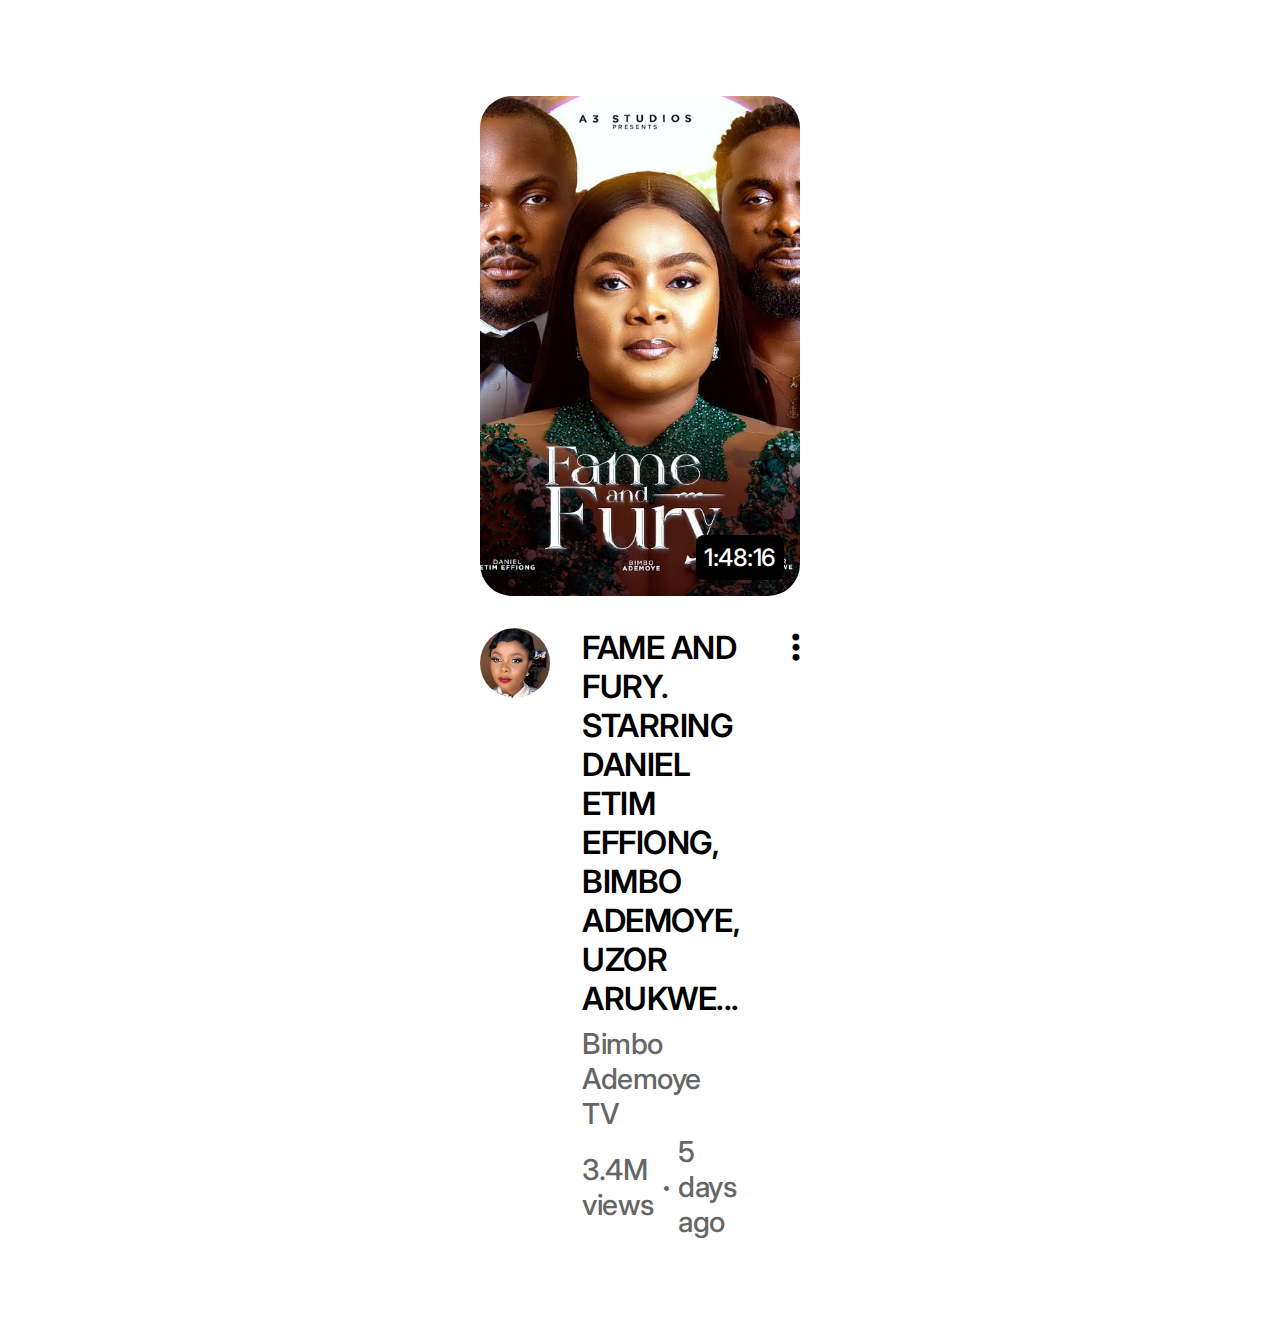
<file: index.html>
<!DOCTYPE html>
<html lang="en">
<head>
    <meta charset="UTF-8">
    <meta name="viewport" content="width=device-width, initial-scale=1.0">
    <title>Document</title>
    <link rel="stylesheet" href="./style.css" />
    <link
      rel="stylesheet"
      href="https://cdnjs.cloudflare.com/ajax/libs/font-awesome/6.6.0/css/all.min.css"
    />
</head>
<body>
    
    <div class="card-container">
        <div class="thumbnail-container">
            <p>1:48:16</p>
        </div>

        <div class="info-container">
            <div class="image-container"><img src="profile-img.jpg" alt=""></div>

            <div class="details-container">

                <div class="movie-title-container">
                    <h1>FAME AND FURY. STARRING DANIEL ETIM EFFIONG, BIMBO ADEMOYE, UZOR ARUKWE...</h1>
                </div>

                <div class="brand-view-time-container">
                    <div class="brand-name-container"><p>Bimbo Ademoye TV</p></div>

                    <div class="views-dot-time-container">
                        <div class="views-container">
                            <p>3.4M views</p>
                        </div>

                        <div class="dot-container">
                            •
                        </div>

                        <div class="time-container">
                            <p>5 days ago</p>
                        </div>
                        
                    </div>
                </div>


            </div>
            
            <div class="kebab-container"><i class="fa-solid fa-ellipsis-vertical"></i></div>
        </div>
    </div>

</body>
</html>
</file>
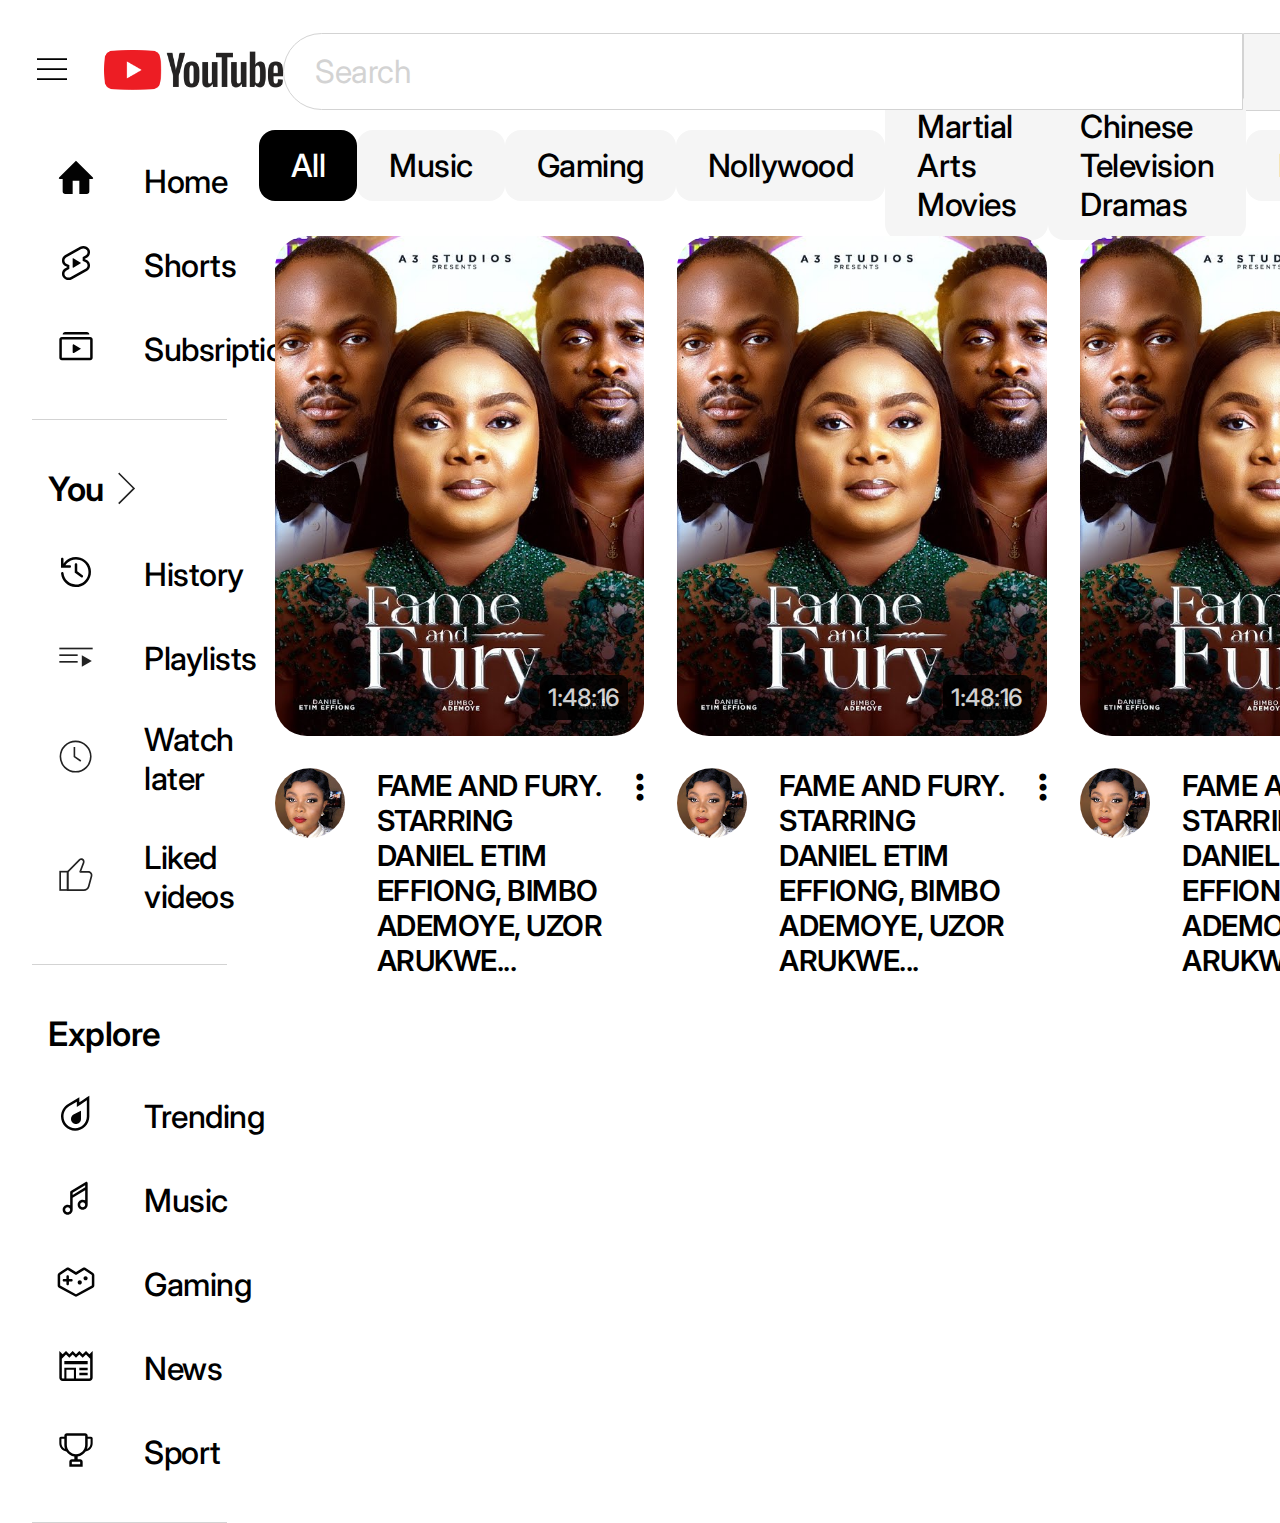
<file: youtube.html>
<!DOCTYPE html>
<html lang="en">
<head>
    <meta charset="UTF-8">
    <meta name="viewport" content="width=device-width, initial-scale=1.0">
    <title>Youtube UI</title>
    <link rel="stylesheet" href="./youtube.css" />
    <link
      rel="stylesheet"
      href="https://cdnjs.cloudflare.com/ajax/libs/font-awesome/6.6.0/css/all.min.css"
    />
    <link href="https://fonts.googleapis.com/css2?family=Material+Symbols+Outlined" rel="stylesheet" />
</head>
<body>
    
    <div class="main-container">

        <div class="top-container">
            <div class="left-container">
                <div class="icon-container">
                    <img src="./icons/hamburger.svg" alt="">
                </div>
                <div class="logo-container"><img src="Logo.svg.png" height="40px"></div>
            </div>

            <div class="middle-container">
                <div class="input-search-container">
                    <div class="input-container"><input type="search" name="search" id="serach" placeholder=""><p>Search</p></div>

                <div class="search-icon-container">
                    <img src="/icons/search icon.svg" alt="">
                </div>
                </div>

                <div class="mic-icon-container">
                    <img src="./icons/mic icon.svg" alt="">
                </div>
            </div>

            <div class="right-container">
                <div class="icon-container">
                    <img src="./icons/record icon.svg" alt="">
                </div>

                <div class="icon-container">
                    <img src="./icons/notif icon.svg" alt="">
                </div>

                <div class="avatar-container">
                    <p>D</p>
                </div>

            </div>
        </div>

        <div class="bottom-container">

            <div class="sidebar-menu-container">
                <div class="menu-container">
                    <div class="menu">
                        <div class="icon-container"> 
                            <img src="./icons/home icon.svg" alt="">
                        </div>
                        <div><p>Home</p></div>
                    </div>
                    <div class="menu">
                        <div class="icon-container"> 
                            <img src="./icons/shorts icon.svg" alt="">
                        </div>
                        <div><p>Shorts</p></div>
                    </div>
                    <div class="menu">
                        <div class="icon-container"> 
                            <img src="./icons/subscriptions icon.svg" alt="">
                        </div>
                        <div><p>Subsriptions</p></div>
                    </div>
                    
                </div>

                <div class="menu-container">
                    <div class="menu-section-container">
                        <div><p>You</p></div>
                        <div class="icon-container"> 
                            <img src="./icons/chevron right.svg" alt="">
                        </div>
                        
                    </div>
                    <div class="menu">
                        <div class="icon-container"> 
                            <img src="./icons/history icon.svg" alt="">
                        </div>
                        <div><p>History</p></div>
                    </div>
                    <div class="menu">
                        <div class="icon-container"> 
                            <img src="./icons/playlist icon.svg" alt="">
                        </div>
                        <div><p>Playlists</p></div>
                    </div>
                    <div class="menu">
                        <div class="icon-container"> 
                            <img src="./icons/watch later icon.svg" alt="">
                        </div>
                        <div><p>Watch later</p></div>
                    </div>
                    <div class="menu">
                        <div class="icon-container"> 
                            <img src="./icons/like icon.svg" alt="">
                        </div>
                        <div><p>Liked videos</p></div>
                    </div>
                </div>

                <div class="menu-container">
                    <div class="menu-section-container">
                        <div><p>Explore</p></div>
                        <div> 
                            <!-- <img src="./icons/chevron right.svg" alt="">
                        </div> -->
                        
                    </div>

                    
                    
                </div>
                <div class="menu">
                    <div class="icon-container"> 
                        <img src="./icons/trending icon.svg" alt="">
                    </div>
                    <div><p>Trending</p></div>
                </div>
                <div class="menu">
                    <div class="icon-container"> 
                        <img src="./icons/music.svg" alt="">
                    </div>
                    <div><p>Music</p></div>
                </div>
                <div class="menu">
                    <div class="icon-container"> 
                        <img src="./icons/gaming.svg" alt="">
                    </div>
                    <div><p>Gaming</p></div>
                </div>
                <div class="menu">
                    <div class="icon-container"> 
                        <img src="./icons/news icon.svg" alt="">
                    </div>
                    <div><p>News</p></div>
                </div>
                <div class="menu">
                    <div class="icon-container"> 
                        <img src="./icons/sports icon.svg" alt="">
                    </div>
                    <div><p>Sport</p></div>
                </div>
            </div>
        </div>

        <div class="chips-and-movie-cards-container">

            <div class="chips-container">
                <div class="all-chip"><p>All</p></div>
                <div class="chip"><p>Music</p></div>
                <div class="chip"><p>Gaming</p></div>
                <div class="chip"><p>Nollywood</p></div>
                <div class="chip"><p>Martial Arts Movies</p></div>
                <div class="chip"><p>Chinese Television Dramas</p></div>
                <div class="chip"><p>Inventions</p></div>
                <div class="chip"><p>Action Thrillers</p></div>
                <div class="chip"><p>Reggae</p></div>
                <div class="chip"><p>Christiano Ronaldo</p></div>
            </div>
    
            <div class="movie-cards-container">
                <div class="card-container">
                    <div class="thumbnail-container">
                        <p>1:48:16</p>
                    </div>
            
                    <div class="info-container">
                        <div class="image-container"><img src="profile-img.jpg" alt=""></div>
            
                        <div class="details-container">
            
                            <div class="movie-title-container">
                                <h1>FAME AND FURY. STARRING DANIEL ETIM EFFIONG, BIMBO ADEMOYE, UZOR ARUKWE...</h1>
                            </div>
            
                            <div class="brand-view-time-container">
                                <div class="brand-name-container"><p>Bimbo Ademoye TV</p></div>
            
                                <div class="views-dot-time-container">
                                    <div class="views-container">
                                        <p>3.4M views</p>
                                    </div>
            
                                    <div class="dot-container">
                                        •
                                    </div>
            
                                    <div class="time-container">
                                        <p>5 days ago</p>
                                    </div>
                                    
                                </div>
                            </div>
            
            
                        </div>
                        
                        <div class="kebab-container"><i class="fa-solid fa-ellipsis-vertical"></i></div>
                    </div>
                </div>
                <div class="card-container">
                    <div class="thumbnail-container">
                        <p>1:48:16</p>
                    </div>
            
                    <div class="info-container">
                        <div class="image-container"><img src="profile-img.jpg" alt=""></div>
            
                        <div class="details-container">
            
                            <div class="movie-title-container">
                                <h1>FAME AND FURY. STARRING DANIEL ETIM EFFIONG, BIMBO ADEMOYE, UZOR ARUKWE...</h1>
                            </div>
            
                            <div class="brand-view-time-container">
                                <div class="brand-name-container"><p>Bimbo Ademoye TV</p></div>
            
                                <div class="views-dot-time-container">
                                    <div class="views-container">
                                        <p>3.4M views</p>
                                    </div>
            
                                    <div class="dot-container">
                                        •
                                    </div>
            
                                    <div class="time-container">
                                        <p>5 days ago</p>
                                    </div>
                                    
                                </div>
                            </div>
            
            
                        </div>
                        
                        <div class="kebab-container"><i class="fa-solid fa-ellipsis-vertical"></i></div>
                    </div>
                </div>
                <div class="card-container">
                    <div class="thumbnail-container">
                        <p>1:48:16</p>
                    </div>
            
                    <div class="info-container">
                        <div class="image-container"><img src="profile-img.jpg" alt=""></div>
            
                        <div class="details-container">
            
                            <div class="movie-title-container">
                                <h1>FAME AND FURY. STARRING DANIEL ETIM EFFIONG, BIMBO ADEMOYE, UZOR ARUKWE...</h1>
                            </div>
            
                            <div class="brand-view-time-container">
                                <div class="brand-name-container"><p>Bimbo Ademoye TV</p></div>
            
                                <div class="views-dot-time-container">
                                    <div class="views-container">
                                        <p>3.4M views</p>
                                    </div>
            
                                    <div class="dot-container">
                                        •
                                    </div>
            
                                    <div class="time-container">
                                        <p>5 days ago</p>
                                    </div>
                                    
                                </div>
                            </div>
            
            
                        </div>
                        
                        <div class="kebab-container"><i class="fa-solid fa-ellipsis-vertical"></i></div>
                    </div>
                </div>
                <div class="card-container">
                    <div class="thumbnail-container">
                        <p>1:48:16</p>
                    </div>
            
                    <div class="info-container">
                        <div class="image-container"><img src="profile-img.jpg" alt=""></div>
            
                        <div class="details-container">
            
                            <div class="movie-title-container">
                                <h1>FAME AND FURY. STARRING DANIEL ETIM EFFIONG, BIMBO ADEMOYE, UZOR ARUKWE...</h1>
                            </div>
            
                            <div class="brand-view-time-container">
                                <div class="brand-name-container"><p>Bimbo Ademoye TV</p></div>
            
                                <div class="views-dot-time-container">
                                    <div class="views-container">
                                        <p>3.4M views</p>
                                    </div>
            
                                    <div class="dot-container">
                                        •
                                    </div>
            
                                    <div class="time-container">
                                        <p>5 days ago</p>
                                    </div>
                                    
                                </div>
                            </div>
            
            
                        </div>
                        
                        <div class="kebab-container"><i class="fa-solid fa-ellipsis-vertical"></i></div>
                    </div>
                </div>
                <div class="card-container">
                    <div class="thumbnail-container">
                        <p>1:48:16</p>
                    </div>
            
                    <div class="info-container">
                        <div class="image-container"><img src="profile-img.jpg" alt=""></div>
            
                        <div class="details-container">
            
                            <div class="movie-title-container">
                                <h1>FAME AND FURY. STARRING DANIEL ETIM EFFIONG, BIMBO ADEMOYE, UZOR ARUKWE...</h1>
                            </div>
            
                            <div class="brand-view-time-container">
                                <div class="brand-name-container"><p>Bimbo Ademoye TV</p></div>
            
                                <div class="views-dot-time-container">
                                    <div class="views-container">
                                        <p>3.4M views</p>
                                    </div>
            
                                    <div class="dot-container">
                                        •
                                    </div>
            
                                    <div class="time-container">
                                        <p>5 days ago</p>
                                    </div>
                                    
                                </div>
                            </div>
            
            
                        </div>
                        
                        <div class="kebab-container"><i class="fa-solid fa-ellipsis-vertical"></i></div>
                    </div>
                </div>
                <div class="card-container">
                    <div class="thumbnail-container">
                        <p>1:48:16</p>
                    </div>
            
                    <div class="info-container">
                        <div class="image-container"><img src="profile-img.jpg" alt=""></div>
            
                        <div class="details-container">
            
                            <div class="movie-title-container">
                                <h1>FAME AND FURY. STARRING DANIEL ETIM EFFIONG, BIMBO ADEMOYE, UZOR ARUKWE...</h1>
                            </div>
            
                            <div class="brand-view-time-container">
                                <div class="brand-name-container"><p>Bimbo Ademoye TV</p></div>
            
                                <div class="views-dot-time-container">
                                    <div class="views-container">
                                        <p>3.4M views</p>
                                    </div>
            
                                    <div class="dot-container">
                                        •
                                    </div>
            
                                    <div class="time-container">
                                        <p>5 days ago</p>
                                    </div>
                                    
                                </div>
                            </div>
            
            
                        </div>
                        
                        <div class="kebab-container"><i class="fa-solid fa-ellipsis-vertical"></i></div>
                    </div>
                </div>
            </div>
        </div>
    </div>
</body>
</html>
</file>
<file: style.css>
@import url('https://fonts.googleapis.com/css2?family=Inter:ital,opsz,wght@0,14..32,100..900;1,14..32,100..900&display=swap');

*{
    padding: 0;
    margin: 0;
    box-sizing: border-box;
    letter-spacing: -0.031rem;
    font-family: "Inter", serif;
}

.card-container{
    width: 30%;
    height: auto;
    margin: 4rem auto;
    padding: 2rem;
    display: flex;
    flex-direction: column;
    justify-content: start;
    align-items: center;
    row-gap: 2rem;
}

.thumbnail-container{
    width: 100%;
    height: 500px;
    background-image: url(./banner.jpg);
    background-position: center;
    background-repeat: no-repeat;
    background-size: cover;
    display: flex;
    flex-direction: row;
    justify-content: end;
    align-items: end;
    padding: 1rem;
    border-radius: 2rem;
    cursor: pointer;
}

.thumbnail-container p{
    background-color: black;
    color: white;
    font-size: 1.5rem;
    font-weight: 500;
    padding: 0.5rem;
    border-radius: 0.5rem;
}

.info-container{
    width: 100%;
    height: auto;
    display: flex;
    flex-direction: row;
    justify-content: space-between;
    align-items: start;
    column-gap: 2rem;
}

.image-container{
    width: fit-content;
    height: auto;
}

.image-container img{
    width: 70px;
    height: 70px;
    border-radius: 100%;
}

.details-container{
    width: 100%;
    height: auto;
    display: flex;
    flex-direction: column;
    justify-content: start;
    align-items: start;
    row-gap: 0.5rem;
}

.movie-title-container{
    width: fit-content;
    height: auto;
    cursor: pointer;
}

.movie-title-container h1{
    font-size: 2rem;
    font-weight: 600;
}

.brand-view-time-container{
    width: 50%;
    height: auto;
    display: flex;
    flex-direction: column;
    justify-content: start;
    align-items: start;
    row-gap: 0.2rem;
}

.brand-view-time-container p{
    color: #666;
    font-size: 1.8rem;
    font-weight: 500;
}

.brand-name-container{
    width: fit-content;
    height: auto;
}

.views-dot-time-container{
    width: fit-content;
    height: auto;
    display: flex;
    flex-direction: row;
    justify-content: space-between;
    align-items: center;
    column-gap: 0.5rem;
}

.views-container{
    width: fit-content;
    height: auto;
}

.dot-container{
    color: #666;
}

.time-container{
    width: fit-content;
    height: auto;
}

.kebab-container{
    width: fit-content;
    height: auto;
    font-size: 2rem;
    color: black;
    cursor: pointer;
}

.kebab-container i{
    width: fit-content;
    height: 60px;
}
</file>
<file: youtube.css>
@import url('https://fonts.googleapis.com/css2?family=Inter:ital,opsz,wght@0,14..32,100..900;1,14..32,100..900&display=swap');

*{
    padding: 0;
    margin: 0;
    box-sizing: border-box;
    letter-spacing: -0.031rem;
    font-family: "Inter", serif;
}

.main-container{
    width: 100%;
    height: 100vh;
    display: flex;
    flex-direction: column;
    justify-content: start;
    align-items: start;
    padding: 2rem;
    row-gap: 2rem;
}

.top-container{
    width: 100%;
    height: 10vh;
    display: flex;
    flex-direction: row;
    justify-content: space-between;
    align-items: center;
}

.icon-container{
    width: fit-content;
    height: auto;
    cursor: pointer;
}

.icon-container img{
    width: 40px;
    height: 40px;
}

.left-container{
    width: fit-content;
    height: auto;
    display: flex;
    flex-direction: row;
    justify-content: start;
    align-items: center;
    column-gap: 2rem;
}



.middle-container{
    width: fit-content;
    height: auto;
    display: flex;
    flex-direction: row;
    justify-content: start;
    align-items: center;
    column-gap: 2rem;
}

.input-search-container{
    width: fit-content;
    height: auto;
    display: flex;
    flex-direction: row;
    justify-content: start;
    align-items: center;
    
}

.input-container{
    width: 60rem;
    height: auto;
    position: relative;
}

.input-container p{
    font-size: 2rem;
    font-weight: 400;
    color: lightgray;
    position: absolute;
    top: 1.2rem;
    left: 2rem;
}

input{
    width: 100%;
    height: auto;
    padding: 1.85rem 1.5rem;
    border-radius: 4rem 0 0 4rem;
    border: 1px solid lightgray;
}

.search-icon-container{
    width: fit-content;
    height: auto;
    padding: 1rem 2rem;
    background-color: #f5f5f5;
    border-radius: 0 4rem 4rem 0;
    border: 1px solid lightgray;
    cursor: pointer;
}

.search-icon-container img{
    width: 40px;
    height: 40px;
}

.mic-icon-container{
    width: fit-content;
    height: auto;
    padding: 1.1rem 1.2rem;
    background-color: #f5f5f5;
    border-radius: 100%;
    cursor: pointer;
}

.mic-icon-container img{
    width: 40px;
    height: 40px;
}

.right-container{
    width: fit-content;
    height: auto;
    display: flex;
    flex-direction: row;
    justify-content: space-between;
    align-items: center;
    column-gap: 2rem;
}

.avatar-container{
    width: fit-content;
    height: auto;
    padding: 1rem 1.5rem;
    background-color: orangered;
    border-radius: 100%;
    cursor: pointer;
}

.avatar-container p{
    font-size: 1.5rem;
    font-weight: 600;
    color: white;
}

.bottom-container{
    width: 100%;
    height: 90vh;
    display: flex;
    flex-direction: row;
    justify-content: start;
    align-items: start;
    column-gap: 2rem;
}

.sidebar-menu-container{
    width: 16%;
    height: 90vh;
    display: flex;
    flex-direction: column;
    justify-content: start;
    align-items: start;
    row-gap: 2rem;
    
}

.sidebar-menu-container:hover{
    overflow-y: auto;
    scrollbar-width: thin;
}

.menu-container{
    width: 100%;
    height: auto;
    display: flex;
    flex-direction: column;
    justify-content: start;
    align-items: start;
    row-gap: 0.5rem;
    border-bottom: 1px solid lightgray;
    padding-bottom: 2rem;

}

.menu{
    width: fit-content;
    height: auto;
    display: flex;
    flex-direction: row;
    justify-content: start;
    align-items: center;
    column-gap: 3rem;
    padding: 1rem 1.5rem;
    cursor: pointer;
    
}

.menu:hover{
    width: 100%;
    height: auto;
    background-color: #f5f5f5;
    border-radius: 1rem;
}

.menu p{
    font-size: 2rem;
    font-weight: 500;

}

.menu-section-container{
    width: 100%;
    height: auto;
    display: flex;
    flex-direction: row;
    justify-content: start;
    align-items: start;
    padding: 1rem;
}

.menu-section-container p{
    font-size: 2.1rem;
    font-weight: 600;
}

.chips-and-movie-cards-container{
    width: 100%;
    height: 90vv;
    display: flex;
    flex-direction: column;
    justify-content: start;
    align-items: start;
    row-gap: 2rem;
    /* padding: 0 2rem; */
}

.chips-container{
    width: 100%;
    height: 5vh;
    display: flex;
    flex-direction: row;
    justify-content: space-between;
    align-items: center;
}

.all-chip{
    width: fit-content;
    height: auto;
    background-color:black;
    padding: 1rem 2rem;
    border-radius: 1rem;
    cursor: pointer;
}

.all-chip p{
    font-size: 2rem;
    font-weight: 500;
    color: white;
}

.chip{
    width: fit-content;
    height: auto;
    background-color: #f5f5f5;
    padding: 1rem 2rem;
    border-radius: 1rem;
    cursor: pointer;
}

.chip p{
    font-size: 2rem;
    font-weight: 500;
}

.movie-cards-container{
    width: 100%;
    height: 85vh;
    display: flex;
    flex-direction: row;
    justify-content: start;
    align-items: start;
    column-gap: 0.1rem;
    flex-wrap: wrap;
    overflow: scroll;
    scrollbar-width: none;
    row-gap: 3rem;
}

.card-container{
    width: 33%;
    height: auto;
    /* margin: 4rem auto; */
    padding: 1rem;
    display: flex;
    flex-direction: column;
    justify-content: start;
    align-items: center;
    row-gap: 2rem;
}

.thumbnail-container{
    width: 100%;
    height: 500px;
    background-image: url(./banner.jpg);
    background-position: center;
    background-repeat: no-repeat;
    background-size: cover;
    display: flex;
    flex-direction: row;
    justify-content: end;
    align-items: end;
    padding: 1rem;
    border-radius: 2rem;
    cursor: pointer;
}

.thumbnail-container p{
    background-color: black;
    color: white;
    opacity: 80%;
    font-size: 1.5rem;
    font-weight: 500;
    padding: 0.5rem;
    border-radius: 0.5rem;
}

.info-container{
    width: 100%;
    height: auto;
    display: flex;
    flex-direction: row;
    justify-content: space-between;
    align-items: start;
    column-gap: 2rem;
}

.image-container{
    width: fit-content;
    height: auto;
}

.image-container img{
    width: 70px;
    height: 70px;
    border-radius: 100%;
}

.details-container{
    width: 100%;
    height: auto;
    display: flex;
    flex-direction: column;
    justify-content: start;
    align-items: start;
    row-gap: 0.5rem;
}

.movie-title-container{
    width: fit-content;
    height: auto;
    cursor: pointer;
}

.movie-title-container h1{
    font-size: 1.8rem;
    font-weight: 600;
}

.brand-view-time-container{
    width: fit-content;
    height: auto;
    display: flex;
    flex-direction: column;
    justify-content: start;
    align-items: start;
    row-gap: 0.2rem;
}

.brand-view-time-container p{
    color: #666;
    font-size: 1.8rem;
    font-weight: 500;
}

.brand-name-container{
    width: fit-content;
    height: auto;
}

.views-dot-time-container{
    width: fit-content;
    height: auto;
    display: flex;
    flex-direction: row;
    justify-content: space-between;
    align-items: center;
    column-gap: 0.5rem;
}

.views-container{
    width: fit-content;
    height: auto;
}

.dot-container{
    color: #666;
}

.time-container{
    width: fit-content;
    height: auto;
}

.kebab-container{
    width: fit-content;
    height: auto;
    font-size: 2rem;
    color: black;
    cursor: pointer;
}

.kebab-container i{
    width: fit-content;
    height: 60px;
}
</file>
